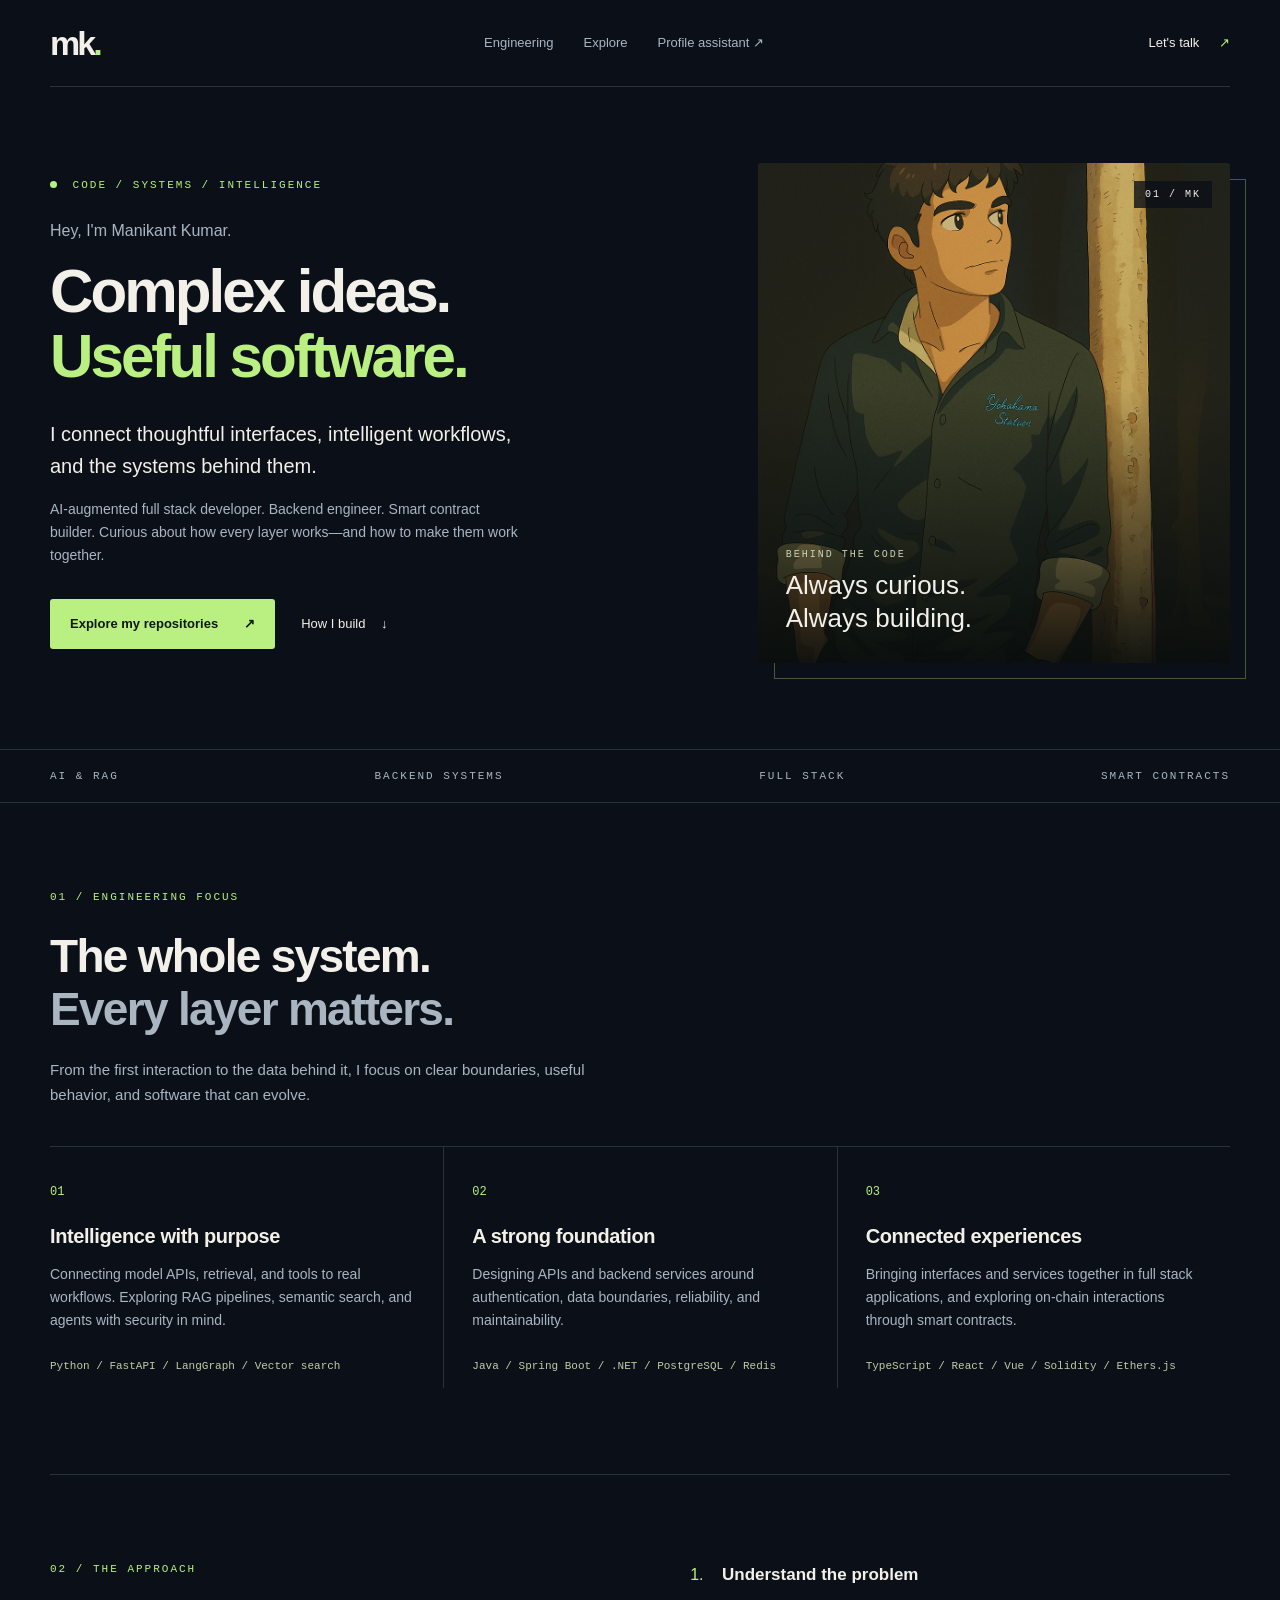
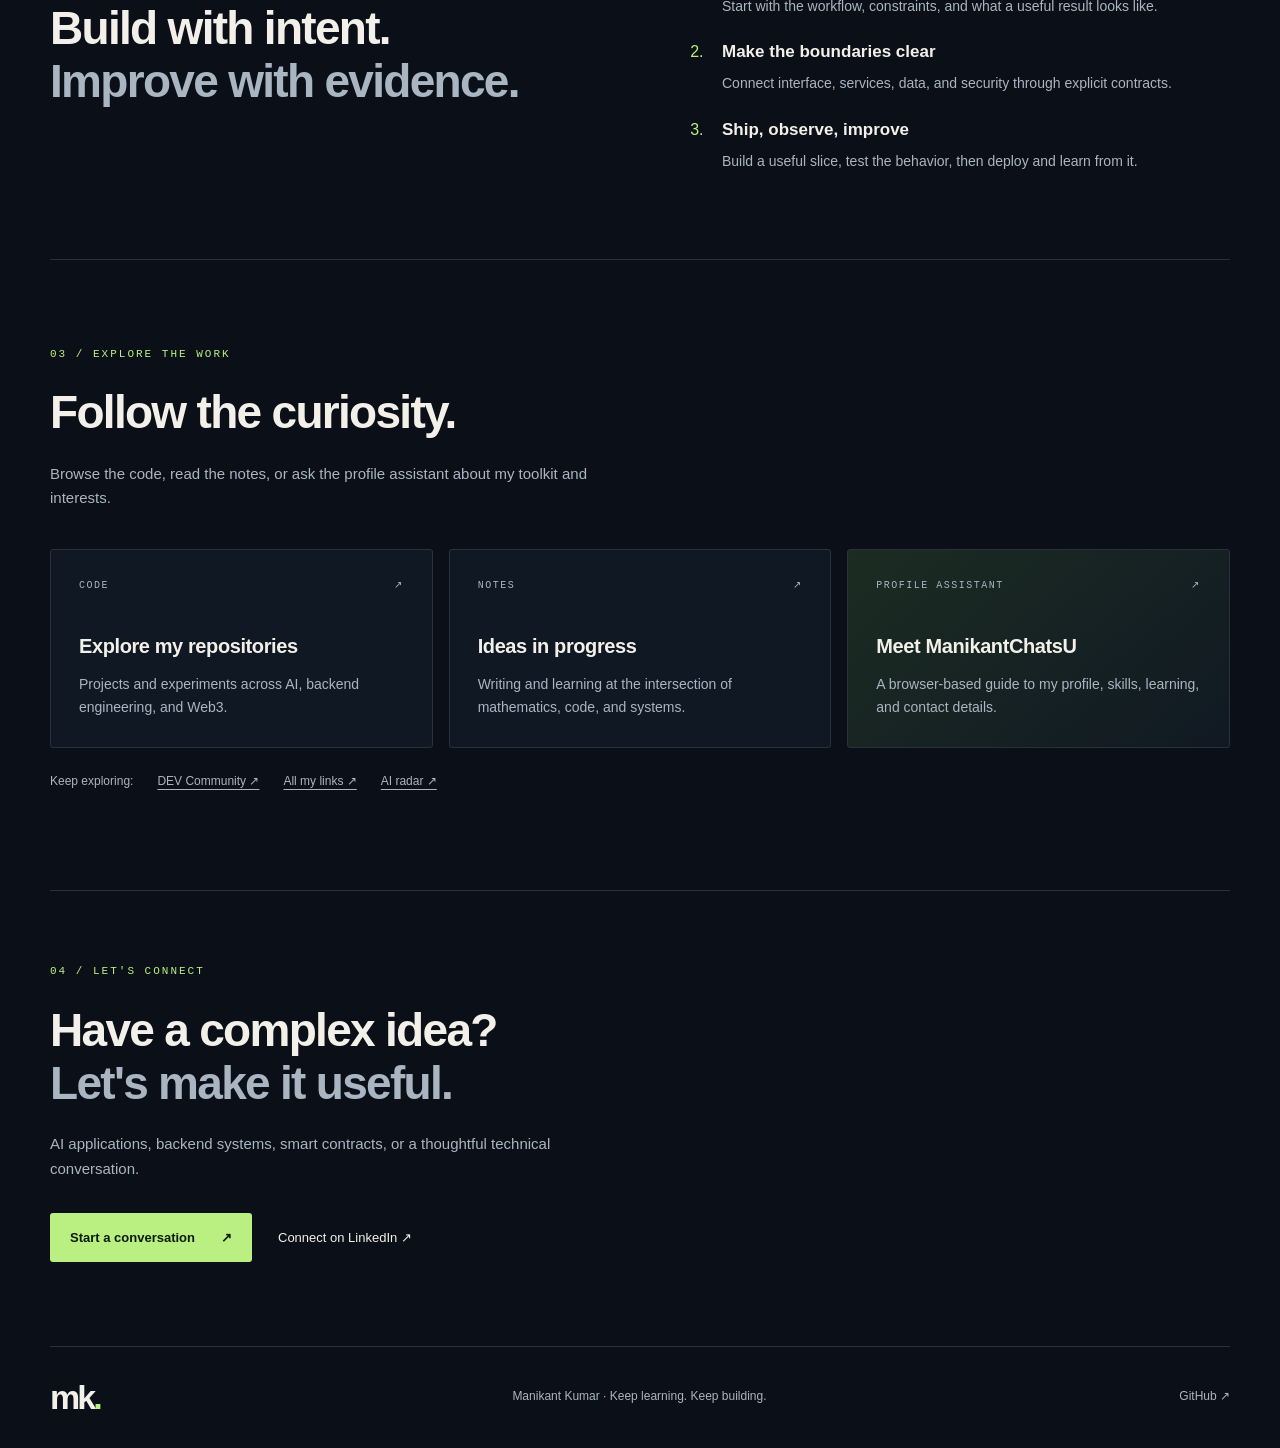
<file: index.html>
<!doctype html>
<html lang="en">
<head>
  <meta charset="utf-8">
  <meta name="viewport" content="width=device-width, initial-scale=1">
  <meta name="description" content="Manikant Kumar — AI-augmented full stack development, backend engineering, and smart contracts. Explore my engineering focus, toolkit, and writing.">
  <meta name="theme-color" content="#0b1018">
  <meta property="og:title" content="Manikant Kumar | Code. Systems. Intelligence.">
  <meta property="og:description" content="Turning complex ideas into useful software. AI applications, backend systems, and Web3.">
  <meta property="og:type" content="website">
  <meta property="og:url" content="https://manikantbindass.github.io/manikantbindass/">
  <meta property="og:image" content="https://manikantbindass.github.io/manikantbindass/ChatGPT%20Image%20Apr%204%2C%202025%2C%2012_27_55%20AM.png">
  <title>Manikant Kumar | Code. Systems. Intelligence.</title>
  <link rel="stylesheet" href="assets/portfolio.css">
</head>
<body>
  <a class="skip" href="#main">Skip to content</a>
  <header class="site-header wrap">
    <a class="wordmark" href="#" aria-label="Manikant Kumar home">mk<span>.</span></a>
    <nav aria-label="Main navigation"><a href="#focus">Engineering</a><a href="#explore">Explore</a><a href="chatbot.html">Profile assistant ↗</a></nav>
    <a class="header-contact" href="mailto:manikantbindas@gmail.com">Let's talk <span>↗</span></a>
  </header>
  <main id="main">
    <section class="hero wrap" aria-labelledby="hero-title">
      <div class="hero-copy">
        <p class="eyebrow"><span class="status-dot"></span> CODE / SYSTEMS / INTELLIGENCE</p>
        <p class="intro-name">Hey, I'm Manikant Kumar.</p>
        <h1 id="hero-title">Complex ideas.<br><em>Useful software.</em></h1>
        <p class="lead">I connect thoughtful interfaces, intelligent workflows, and the systems behind them.</p>
        <p class="hero-detail">AI-augmented full stack developer. Backend engineer. Smart contract builder. Curious about how every layer works—and how to make them work together.</p>
        <div class="actions"><a class="button primary" href="https://github.com/manikantbindass?tab=repositories">Explore my repositories <span>↗</span></a><a class="text-link" href="#focus">How I build <span>↓</span></a></div>
      </div>
      <figure class="portrait">
        <img src="ChatGPT%20Image%20Apr%204%2C%202025%2C%2012_27_55%20AM.png" width="1024" height="1536" alt="Illustrated portrait of Manikant beside a sunlit pillar" fetchpriority="high">
        <figcaption><span>BEHIND THE CODE</span><strong>Always curious.<br>Always building.</strong></figcaption>
        <span class="portrait-index" aria-hidden="true">01 / MK</span>
      </figure>
    </section>
    <div class="disciplines"><div class="wrap"><span>AI &amp; RAG</span><span>BACKEND SYSTEMS</span><span>FULL STACK</span><span>SMART CONTRACTS</span></div></div>
    <section id="focus" class="section wrap" aria-labelledby="focus-title">
      <div class="section-heading"><p class="eyebrow">01 / ENGINEERING FOCUS</p><h2 id="focus-title">The whole system.<br><span>Every layer matters.</span></h2><p>From the first interaction to the data behind it, I focus on clear boundaries, useful behavior, and software that can evolve.</p></div>
      <div class="focus-grid">
        <article><span class="number">01</span><h3>Intelligence with purpose</h3><p>Connecting model APIs, retrieval, and tools to real workflows. Exploring RAG pipelines, semantic search, and agents with security in mind.</p><p class="stack">Python / FastAPI / LangGraph / Vector search</p></article>
        <article><span class="number">02</span><h3>A strong foundation</h3><p>Designing APIs and backend services around authentication, data boundaries, reliability, and maintainability.</p><p class="stack">Java / Spring Boot / .NET / PostgreSQL / Redis</p></article>
        <article><span class="number">03</span><h3>Connected experiences</h3><p>Bringing interfaces and services together in full stack applications, and exploring on-chain interactions through smart contracts.</p><p class="stack">TypeScript / React / Vue / Solidity / Ethers.js</p></article>
      </div>
    </section>
    <section class="approach section wrap" aria-labelledby="approach-title">
      <div><p class="eyebrow">02 / THE APPROACH</p><h2 id="approach-title">Build with intent.<br><span>Improve with evidence.</span></h2></div>
      <ol class="steps"><li><strong>Understand the problem</strong><p>Start with the workflow, constraints, and what a useful result looks like.</p></li><li><strong>Make the boundaries clear</strong><p>Connect interface, services, data, and security through explicit contracts.</p></li><li><strong>Ship, observe, improve</strong><p>Build a useful slice, test the behavior, then deploy and learn from it.</p></li></ol>
    </section>
    <section id="explore" class="section wrap" aria-labelledby="explore-title">
      <div class="section-heading"><p class="eyebrow">03 / EXPLORE THE WORK</p><h2 id="explore-title">Follow the curiosity.</h2><p>Browse the code, read the notes, or ask the profile assistant about my toolkit and interests.</p></div>
      <div class="explore-grid">
        <a class="explore-card" href="https://github.com/manikantbindass?tab=repositories"><span class="eyebrow">CODE <span>↗</span></span><h3>Explore my repositories</h3><p>Projects and experiments across AI, backend engineering, and Web3.</p></a>
        <a class="explore-card" href="https://medium.com/@manikantbindass"><span class="eyebrow">NOTES <span>↗</span></span><h3>Ideas in progress</h3><p>Writing and learning at the intersection of mathematics, code, and systems.</p></a>
        <a class="explore-card assistant" href="chatbot.html"><span class="eyebrow">PROFILE ASSISTANT <span>↗</span></span><h3>Meet ManikantChatsU</h3><p>A browser-based guide to my profile, skills, learning, and contact details.</p></a>
      </div>
      <p class="more-links">Keep exploring: <a href="https://dev.to/manikantbindass">DEV Community ↗</a><a href="https://linktr.ee/manikantbindass">All my links ↗</a><a href="https://github.com/manikantbindass/manikantbindass#ai-radar">AI radar ↗</a></p>
    </section>
    <section class="contact section wrap" aria-labelledby="contact-title"><p class="eyebrow">04 / LET'S CONNECT</p><h2 id="contact-title">Have a complex idea?<br><span>Let's make it useful.</span></h2><p>AI applications, backend systems, smart contracts, or a thoughtful technical conversation.</p><a class="button primary" href="mailto:manikantbindas@gmail.com">Start a conversation <span>↗</span></a><a class="text-link" href="https://www.linkedin.com/in/manikantbindass">Connect on LinkedIn ↗</a></section>
  </main>
  <footer class="wrap"><a class="wordmark" href="#">mk<span>.</span></a><p>Manikant Kumar · Keep learning. Keep building.</p><a href="https://github.com/manikantbindass">GitHub ↗</a></footer>
</body>
</html>
</file>
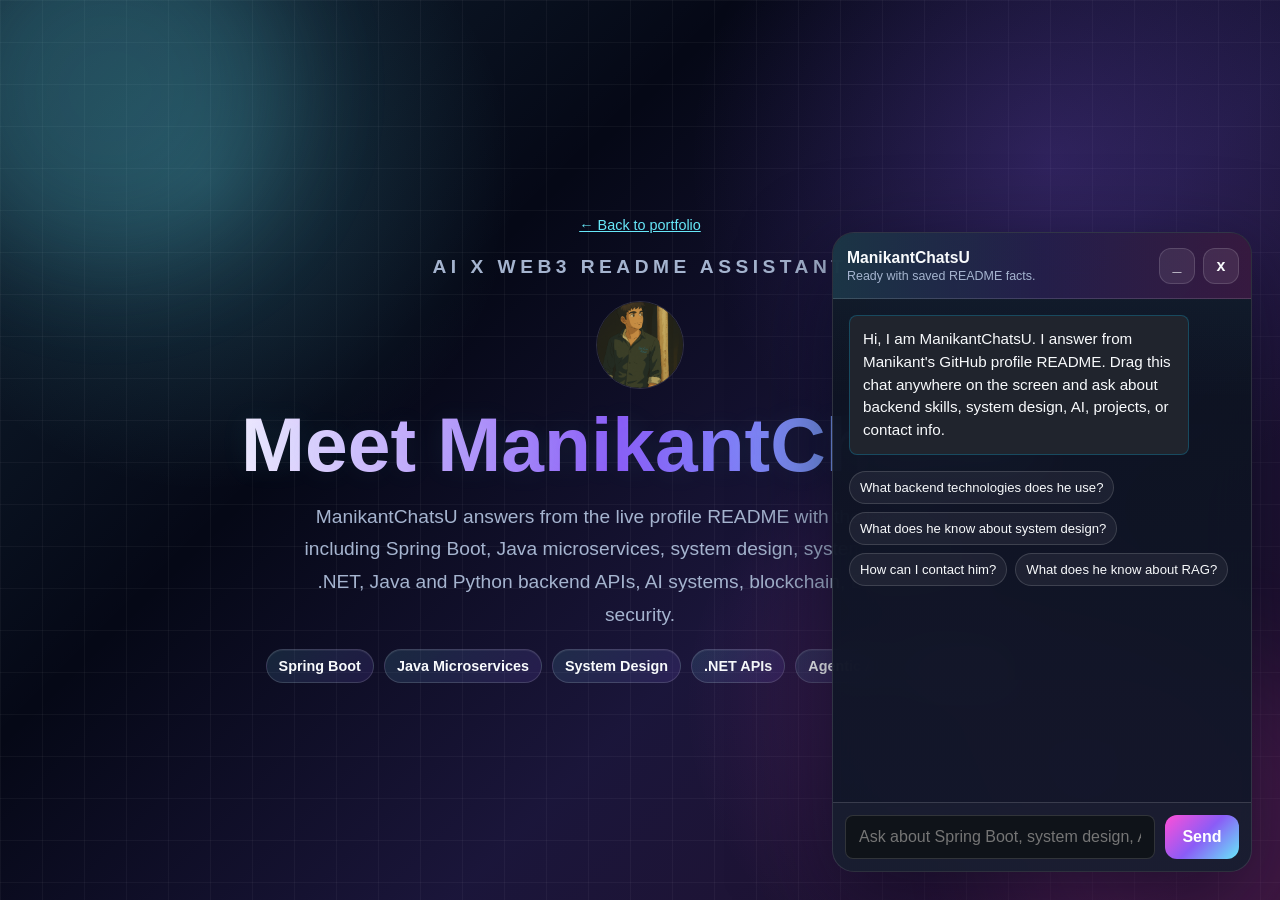
<file: chatbot.html>
<!doctype html>
<html lang="en">
<head>
  <meta charset="utf-8">
  <meta name="viewport" content="width=device-width, initial-scale=1">
  <title>ManikantChatsU | AI x Web3 README Assistant</title>
  <style>
    :root {
      color-scheme: dark;
      --bg: #050816;
      --panel: rgba(11, 16, 32, 0.88);
      --panel-strong: rgba(18, 27, 47, 0.94);
      --text: #f8fafc;
      --muted: #a5b4cf;
      --cyan: #67e8f9;
      --magenta: #ff4fd8;
      --violet: #8b5cf6;
      --green: #2dd4bf;
      --amber: #f59e0b;
      --border: rgba(255, 255, 255, 0.14);
      --shadow: 0 30px 90px rgba(1, 6, 20, 0.58);
    }

    * {
      box-sizing: border-box;
    }

    body {
      position: relative;
      min-height: 100vh;
      margin: 0;
      overflow: hidden;
      font-family: "Segoe UI Variable", "Trebuchet MS", "Segoe UI", sans-serif;
      background:
        radial-gradient(circle at 16% 20%, rgba(103, 232, 249, 0.18), transparent 24%),
        radial-gradient(circle at 82% 18%, rgba(139, 92, 246, 0.22), transparent 28%),
        radial-gradient(circle at 76% 78%, rgba(255, 79, 216, 0.18), transparent 24%),
        linear-gradient(rgba(255, 255, 255, 0.04) 1px, transparent 1px),
        linear-gradient(90deg, rgba(255, 255, 255, 0.04) 1px, transparent 1px),
        linear-gradient(135deg, rgba(103, 232, 249, 0.12), transparent 34%, rgba(139, 92, 246, 0.16) 62%, rgba(255, 79, 216, 0.12)),
        var(--bg);
      background-size: auto, auto, auto, 42px 42px, 42px 42px, auto, auto;
      color: var(--text);
    }

    body::before,
    body::after {
      content: "";
      position: fixed;
      inset: auto;
      width: 360px;
      height: 360px;
      border-radius: 50%;
      filter: blur(54px);
      opacity: 0.22;
      pointer-events: none;
      animation: floatGlow 12s ease-in-out infinite;
    }

    body::before {
      top: -90px;
      left: -70px;
      background: rgba(103, 232, 249, 0.8);
    }

    body::after {
      right: -80px;
      bottom: -110px;
      background: rgba(255, 79, 216, 0.72);
      animation-delay: -6s;
    }

    .stage {
      position: relative;
      z-index: 1;
      min-height: 100vh;
      display: grid;
      place-items: center;
      padding: 28px;
    }

    .intro {
      width: min(920px, 100%);
      display: grid;
      gap: 18px;
      text-align: center;
    }

    .eyebrow {
      margin: 0;
      color: var(--cyan);
      font-size: 0.86rem;
      font-weight: 900;
      letter-spacing: 0.28rem;
      text-transform: uppercase;
    }

    h1 {
      margin: 0;
      font-size: clamp(2.2rem, 6vw, 5rem);
      line-height: 0.98;
      letter-spacing: 0;
      background: linear-gradient(90deg, #ffffff 0%, #8b5cf6 48%, #67e8f9 100%);
      -webkit-background-clip: text;
      background-clip: text;
      color: transparent;
      text-shadow: 0 0 28px rgba(103, 232, 249, 0.08);
    }

    .intro p {
      max-width: 720px;
      margin: 0 auto;
      color: var(--muted);
      font-size: clamp(1rem, 2vw, 1.2rem);
      line-height: 1.7;
    }

    .pills {
      display: flex;
      flex-wrap: wrap;
      justify-content: center;
      gap: 10px;
    }

    .pill {
      border: 1px solid var(--border);
      border-radius: 999px;
      padding: 8px 12px;
      color: var(--text);
      background: linear-gradient(135deg, rgba(103, 232, 249, 0.12), rgba(139, 92, 246, 0.14));
      font-size: 0.9rem;
      font-weight: 700;
      box-shadow: inset 0 1px 0 rgba(255, 255, 255, 0.06);
    }

    .chatbot {
      position: fixed;
      right: 28px;
      bottom: 28px;
      width: min(420px, calc(100vw - 32px));
      height: min(640px, calc(100vh - 32px));
      display: grid;
      grid-template-rows: auto 1fr auto;
      border: 1px solid var(--border);
      border-radius: 22px;
      background: linear-gradient(180deg, rgba(9, 14, 28, 0.96), rgba(14, 20, 38, 0.94));
      box-shadow: var(--shadow);
      backdrop-filter: blur(22px);
      overflow: hidden;
      touch-action: none;
      z-index: 10;
    }

    .chatbot.is-minimized {
      height: 66px;
      width: min(340px, calc(100vw - 32px));
      grid-template-rows: auto;
    }

    .chatbot.is-minimized .messages,
    .chatbot.is-minimized .composer {
      display: none;
    }

    .chatbar {
      display: grid;
      grid-template-columns: 1fr auto auto;
      align-items: center;
      gap: 8px;
      min-height: 66px;
      padding: 10px 12px 10px 14px;
      background: linear-gradient(90deg, rgba(103, 232, 249, 0.18), rgba(139, 92, 246, 0.2), rgba(255, 79, 216, 0.18));
      border-bottom: 1px solid var(--border);
      cursor: grab;
      user-select: none;
    }

    .chatbar:active {
      cursor: grabbing;
    }

    .identity {
      display: grid;
      gap: 2px;
      min-width: 0;
    }

    .identity strong {
      white-space: nowrap;
      overflow: hidden;
      text-overflow: ellipsis;
      font-size: 0.98rem;
    }

    .identity span {
      color: var(--muted);
      font-size: 0.78rem;
      white-space: nowrap;
      overflow: hidden;
      text-overflow: ellipsis;
    }

    .icon-button {
      width: 36px;
      height: 36px;
      display: inline-grid;
      place-items: center;
      border: 1px solid var(--border);
      border-radius: 12px;
      background: rgba(255, 255, 255, 0.08);
      color: var(--text);
      font-size: 1rem;
      font-weight: 900;
      cursor: pointer;
    }

    .icon-button:hover {
      border-color: rgba(0, 198, 255, 0.6);
      background: rgba(0, 198, 255, 0.15);
    }

    .messages {
      min-height: 0;
      overflow-y: auto;
      padding: 16px;
      display: grid;
      align-content: start;
      gap: 12px;
      background:
        linear-gradient(180deg, rgba(103, 232, 249, 0.04), transparent 20%),
        rgba(255, 255, 255, 0.01);
    }

    .message {
      max-width: 88%;
      border-radius: 8px;
      padding: 12px 13px;
      line-height: 1.5;
      font-size: 0.95rem;
      white-space: pre-line;
    }

    .message.bot {
      justify-self: start;
      color: var(--text);
      background: #20242d;
      border: 1px solid rgba(0, 198, 255, 0.24);
    }

    .message.user {
      justify-self: end;
      color: #081018;
      background: linear-gradient(135deg, var(--cyan), var(--green));
      font-weight: 700;
    }

    .quick-prompts {
      display: flex;
      flex-wrap: wrap;
      gap: 8px;
      margin-top: 4px;
    }

    .quick-prompts button {
      border: 1px solid var(--border);
      border-radius: 999px;
      padding: 8px 10px;
      background: rgba(255, 255, 255, 0.06);
      color: var(--text);
      font: inherit;
      font-size: 0.82rem;
      cursor: pointer;
    }

    .quick-prompts button:hover {
      border-color: rgba(255, 0, 204, 0.65);
      background: rgba(255, 0, 204, 0.12);
    }

    .composer {
      display: grid;
      grid-template-columns: 1fr auto;
      gap: 10px;
      padding: 12px;
      border-top: 1px solid var(--border);
      background: rgba(255, 255, 255, 0.04);
    }

    .composer input {
      width: 100%;
      min-width: 0;
      border: 1px solid var(--border);
      border-radius: 8px;
      padding: 12px 13px;
      background: #0f1319;
      color: var(--text);
      font: inherit;
      outline: none;
    }

    .composer input:focus {
      border-color: var(--cyan);
      box-shadow: 0 0 0 3px rgba(0, 198, 255, 0.16);
    }

    .send {
      border: 0;
      border-radius: 12px;
      padding: 0 16px;
      background: linear-gradient(135deg, var(--magenta), var(--violet), var(--cyan));
      color: #ffffff;
      font: inherit;
      font-weight: 900;
      cursor: pointer;
      min-width: 74px;
    }

    .send:hover {
      filter: brightness(1.08);
    }

    @keyframes floatGlow {
      0%, 100% {
        transform: translate3d(0, 0, 0) scale(1);
      }
      50% {
        transform: translate3d(10px, -18px, 0) scale(1.08);
      }
    }

    @media (max-width: 640px) {
      body {
        overflow: auto;
      }

      .stage {
        min-height: 52vh;
        align-items: start;
        padding: 26px 16px 18px;
      }

      .chatbot,
      .chatbot.is-minimized {
        left: 12px;
        right: auto;
        bottom: 12px;
        width: calc(100vw - 24px);
      }

      .chatbot {
        height: min(560px, calc(100vh - 24px));
      }
    }
  </style>
</head>
<body>
  <main class="stage">
    <section class="intro" aria-label="ManikantChatsU landing">
      <a href="index.html" style="color:var(--cyan);font-size:.9rem">← Back to portfolio</a>
      <p class="eyebrow">AI x Web3 README assistant</p>
      <img src="ChatGPT%20Image%20Apr%204%2C%202025%2C%2012_27_55%20AM.png" alt="Illustrated portrait of Manikant" width="88" height="88" style="border-radius:50%;object-fit:cover;object-position:center 20%;margin:0 auto;border:1px solid var(--border)">
      <h1>Meet ManikantChatsU</h1>
      <p>ManikantChatsU answers from the live profile README with the latest skills, including Spring Boot, Java microservices, system design, system architecture, .NET, Java and Python backend APIs, AI systems, blockchain, DevOps, and security.</p>
      <div class="pills" aria-label="Knowledge areas">
        <span class="pill">Spring Boot</span>
        <span class="pill">Java Microservices</span>
        <span class="pill">System Design</span>
        <span class="pill">.NET APIs</span>
        <span class="pill">Agentic AI</span>
        <span class="pill">Web3 + RAG</span>
      </div>
    </section>
  </main>

  <section class="chatbot" id="chatbot" aria-label="Draggable ManikantChatsU assistant">
    <header class="chatbar" id="dragHandle">
      <div class="identity">
        <strong>ManikantChatsU</strong>
        <span id="status">Syncing live README knowledge...</span>
      </div>
      <button class="icon-button" type="button" id="minimize" title="Minimize" aria-label="Minimize">_</button>
      <button class="icon-button" type="button" id="reset" title="Reset chat" aria-label="Reset chat">x</button>
    </header>

    <div class="messages" id="messages" aria-live="polite"></div>

    <form class="composer" id="composer">
      <input id="question" type="text" autocomplete="off" placeholder="Ask about Spring Boot, system design, AI, blockchain, contact..." aria-label="Question">
      <button class="send" type="submit">Send</button>
    </form>
  </section>

  <script>
    const README_URL = "https://raw.githubusercontent.com/manikantbindass/manikantbindass/main/README.md";

    const curatedFacts = [
      {
        title: "identity",
        text: "Manikant Kumar works across AI-augmented full stack development, backend engineering, system design, and blockchain smart contracts. He turns complex ideas into useful software."
      },
      {
        title: "focus",
        text: "He explores AI, Blockchain, Deep Learning, Neural Networks, LLMs, RAG systems, and Agentic AI, combining mathematics, coding discipline, and system design thinking to build scalable production-ready systems."
      },
      {
        title: "current work",
        text: "He is currently working on AI-Augmented Full Stack Development, backend systems, smart contracts, Agentic AI, RAG systems, system design, and scalable architecture thinking."
      },
      {
        title: "currently learning",
        text: "He is currently learning Deep Learning, Reinforcement Learning, Neural Networks, ML model training, AI agents, AutoGen, automation, and decision systems."
      },
      {
        title: "current emphasis",
        text: "His current emphasis includes vector databases such as FAISS and Pinecone, embeddings, semantic search, multimodal AI, vision models, speech models, image plus text integration, and MLflow workflows."
      },
      {
        title: "languages",
        text: "Core languages listed in the README are Java, C/C++, Solidity, Python, JavaScript, and TypeScript."
      },
      {
        title: "ai tools",
        text: "AI tools and libraries listed include Python, PyTorch, pylab, TensorFlow, scikit-learn, Hugging Face, OpenAI API, and Anthropic Claude API."
      },
      {
        title: "rag",
        text: "For RAG and retrieval systems, the README lists LangChain, LlamaIndex, and vector databases including Pinecone, FAISS, and Weaviate."
      },
      {
        title: "agents",
        text: "AI agent tools listed include LangGraph, AutoGen, CrewAI, and n8n for Agentic AI."
      },
      {
        title: "devops cloud",
        text: "Deployment, cloud, and DevOps tools include Docker, Kubernetes, FastAPI, MLflow, AWS, Azure, GCP learning, GitHub Actions, Terraform, Linux, Bash, and Nginx."
      },
      {
        title: "backend architecture",
        text: "Backend, architecture, and platform skills highlighted in the README include Spring Boot, Java Microservices, System Design, System Architecture, .NET, Java for API and Backend, Python for API and Backend, plus frontend development with HTML, CSS, and JavaScript."
      },
      {
        title: "full stack databases",
        text: "Full stack and database areas include MERN Stack, HTML, CSS, JavaScript, JavaScript frameworks, Vue.js, Three.js, SQL, PostgreSQL, MongoDB, Redis, Node.js, Express, and React."
      },
      {
        title: "security",
        text: "Security focus areas include API security, authentication systems, vulnerability thinking, prompt injection defense, data leakage prevention, model attack awareness, DevSecOps, and AI security."
      },
      {
        title: "projects articles",
        text: "All projects are available at linktr.ee/manikantbindass, and articles are published at medium.com/@manikantbindass."
      },
      {
        title: "contact",
        text: "The README says Manikant can be reached at manikantbindas@gmail.com."
      },
      {
        title: "fun fact",
        text: "Fun fact from the README: he reads lots of novels."
      }
    ];

    const intentAnswers = [
      {
        keys: ["who", "name", "about", "from", "role", "developer"],
        answer: curatedFacts[0].text + "\n\n" + curatedFacts[1].text
      },
      {
        keys: ["working", "current", "focus", "doing"],
        answer: curatedFacts[2].text + "\n\n" + curatedFacts[4].text
      },
      {
        keys: ["learning", "study", "studying"],
        answer: curatedFacts[3].text
      },
      {
        keys: ["language", "languages", "java", "python", "javascript", "typescript", "solidity"],
        answer: curatedFacts[5].text
      },
      {
        keys: ["ai", "tool", "tools", "pytorch", "tensorflow", "openai", "claude", "hugging"],
        answer: curatedFacts[6].text
      },
      {
        keys: ["rag", "retrieval", "vector", "pinecone", "faiss", "weaviate", "embedding", "semantic"],
        answer: curatedFacts[7].text + "\n\n" + curatedFacts[4].text
      },
      {
        keys: ["agent", "agentic", "langgraph", "autogen", "crewai", "n8n"],
        answer: curatedFacts[8].text
      },
      {
        keys: ["cloud", "devops", "deploy", "docker", "kubernetes", "aws", "azure", "gcp"],
        answer: curatedFacts[9].text
      },
      {
        keys: ["backend", "api", "spring", "springboot", "microservice", "microservices", "system", "architecture", "design", "dotnet", ".net"],
        answer: curatedFacts[10].text
      },
      {
        keys: ["full", "stack", "frontend", "database", "mern", "react", "vue", "three", "html", "css", "sql", "mongo"],
        answer: curatedFacts[11].text
      },
      {
        keys: ["security", "auth", "authentication", "prompt", "injection", "attack", "leak"],
        answer: curatedFacts[12].text
      },
      {
        keys: ["project", "projects", "portfolio", "linktree", "article", "blog", "medium"],
        answer: curatedFacts[13].text
      },
      {
        keys: ["contact", "email", "reach", "mail"],
        answer: curatedFacts[14].text
      },
      {
        keys: ["fun", "fact", "novel", "novels"],
        answer: curatedFacts[15].text
      }
    ];

    const stopWords = new Set([
      "a", "an", "and", "are", "as", "ask", "at", "be", "by", "can", "do", "does", "for", "from", "has", "have",
      "he", "her", "him", "his", "how", "i", "in", "is", "it", "me", "my", "of", "on", "or", "that", "the",
      "their", "this", "to", "what", "when", "where", "which", "who", "why", "with", "you", "your"
    ]);

    const chatbot = document.querySelector("#chatbot");
    const dragHandle = document.querySelector("#dragHandle");
    const messages = document.querySelector("#messages");
    const status = document.querySelector("#status");
    const composer = document.querySelector("#composer");
    const questionInput = document.querySelector("#question");
    const minimizeButton = document.querySelector("#minimize");
    const resetButton = document.querySelector("#reset");

    let knowledge = [...curatedFacts];

    function cleanMarkdown(markdown) {
      return markdown
        .replace(/<!--[\s\S]*?-->/g, " ")
        .replace(/<[^>]*>/g, " ")
        .replace(/!\[[^\]]*\]\([^)]*\)/g, " ")
        .replace(/\[([^\]]+)\]\(([^)]+)\)/g, "$1 $2")
        .replace(/[*_`>#|]/g, " ")
        .replace(/&nbsp;/g, " ")
        .replace(/\s+/g, " ")
        .trim();
    }

    function tokenize(text) {
      return text
        .toLowerCase()
        .replace(/[^a-z0-9+#.]+/g, " ")
        .split(/\s+/)
        .filter((token) => token.length > 1 && !stopWords.has(token));
    }

    function buildKnowledge(markdown) {
      const lines = markdown
        .split(/\r?\n/)
        .map((line) => cleanMarkdown(line))
        .filter((line) => line.length > 32);

      const chunks = [];
      for (let index = 0; index < lines.length; index += 1) {
        const text = [lines[index], lines[index + 1], lines[index + 2]]
          .filter(Boolean)
          .join(" ");
        if (text.length > 48) {
          chunks.push({ title: "README", text });
        }
      }

      knowledge = [...curatedFacts, ...chunks];
      status.textContent = "Ready. Drag me anywhere.";
    }

    async function loadReadme() {
      try {
        const response = await fetch(README_URL, { cache: "no-store" });
        if (!response.ok) {
          throw new Error("README fetch failed");
        }
        buildKnowledge(await response.text());
      } catch (error) {
        status.textContent = "Ready with saved README facts.";
      }
    }

    function addMessage(text, sender = "bot") {
      const message = document.createElement("div");
      message.className = `message ${sender}`;
      message.textContent = text;
      messages.appendChild(message);
      messages.scrollTop = messages.scrollHeight;
    }

    function addQuickPrompts() {
      const wrapper = document.createElement("div");
      wrapper.className = "quick-prompts";
      [
        "What backend technologies does he use?",
        "What does he know about system design?",
        "How can I contact him?",
        "What does he know about RAG?"
      ].forEach((prompt) => {
        const button = document.createElement("button");
        button.type = "button";
        button.textContent = prompt;
        button.addEventListener("click", () => ask(prompt));
        wrapper.appendChild(button);
      });
      messages.appendChild(wrapper);
    }

    function intentAnswer(question) {
      const questionTokens = tokenize(question);
      let best = null;
      for (const intent of intentAnswers) {
        const hits = intent.keys.filter((key) => questionTokens.includes(key)).length;
        if (!best || hits > best.hits) {
          best = { hits, answer: intent.answer };
        }
      }
      return best && best.hits > 0 ? best.answer : "";
    }

    function retrieveAnswer(question) {
      const questionTokens = tokenize(question);
      if (questionTokens.length === 0) {
        return "Ask ManikantChatsU about Spring Boot, microservices, system design, backend APIs, AI/RAG work, blockchain, projects, or contact info.";
      }

      const scored = knowledge
        .map((item) => {
          const itemTokens = tokenize(`${item.title} ${item.text}`);
          const itemSet = new Set(itemTokens);
          const score = questionTokens.reduce((sum, token) => sum + (itemSet.has(token) ? 1 : 0), 0);
          return { ...item, score };
        })
        .filter((item) => item.score > 0)
        .sort((a, b) => b.score - a.score)
        .slice(0, 2);

      if (scored.length === 0) {
        return "I only answer from Manikant's profile README. Try asking about backend architecture, Spring Boot, system design, AI/RAG, cloud, blockchain, projects, or contact.";
      }

      return scored.map((item) => item.text).join("\n\n");
    }

    function answer(question) {
      return intentAnswer(question) || retrieveAnswer(question);
    }

    function ask(text) {
      const question = text.trim();
      if (!question) {
        return;
      }
      chatbot.classList.remove("is-minimized");
      addMessage(question, "user");
      window.setTimeout(() => addMessage(answer(question)), 180);
    }

    function resetChat() {
      messages.innerHTML = "";
      addMessage("Hi, I am ManikantChatsU. I answer from Manikant's GitHub profile README. Drag this chat anywhere on the screen and ask about backend skills, system design, AI, projects, or contact info.");
      addQuickPrompts();
    }

    composer.addEventListener("submit", (event) => {
      event.preventDefault();
      ask(questionInput.value);
      questionInput.value = "";
      questionInput.focus();
    });

    minimizeButton.addEventListener("click", () => {
      chatbot.classList.toggle("is-minimized");
      minimizeButton.textContent = chatbot.classList.contains("is-minimized") ? "+" : "_";
      minimizeButton.setAttribute("aria-label", chatbot.classList.contains("is-minimized") ? "Expand" : "Minimize");
      minimizeButton.setAttribute("title", chatbot.classList.contains("is-minimized") ? "Expand" : "Minimize");
    });

    resetButton.addEventListener("click", resetChat);

    let dragState = null;

    function clamp(value, min, max) {
      return Math.min(Math.max(value, min), max);
    }

    dragHandle.addEventListener("pointerdown", (event) => {
      if (event.target.closest("button")) {
        return;
      }

      const rect = chatbot.getBoundingClientRect();
      dragState = {
        pointerId: event.pointerId,
        offsetX: event.clientX - rect.left,
        offsetY: event.clientY - rect.top
      };

      chatbot.style.left = `${rect.left}px`;
      chatbot.style.top = `${rect.top}px`;
      chatbot.style.right = "auto";
      chatbot.style.bottom = "auto";
      dragHandle.setPointerCapture(event.pointerId);
    });

    dragHandle.addEventListener("pointermove", (event) => {
      if (!dragState || dragState.pointerId !== event.pointerId) {
        return;
      }

      const rect = chatbot.getBoundingClientRect();
      const nextLeft = clamp(event.clientX - dragState.offsetX, 8, window.innerWidth - rect.width - 8);
      const nextTop = clamp(event.clientY - dragState.offsetY, 8, window.innerHeight - rect.height - 8);
      chatbot.style.left = `${nextLeft}px`;
      chatbot.style.top = `${nextTop}px`;
    });

    dragHandle.addEventListener("pointerup", (event) => {
      if (dragState && dragState.pointerId === event.pointerId) {
        dragState = null;
      }
    });

    window.addEventListener("resize", () => {
      const rect = chatbot.getBoundingClientRect();
      chatbot.style.left = `${clamp(rect.left, 8, window.innerWidth - rect.width - 8)}px`;
      chatbot.style.top = `${clamp(rect.top, 8, window.innerHeight - rect.height - 8)}px`;
    });

    resetChat();
    loadReadme();
  </script>
</body>
</html>
</file>
<file: assets/portfolio.css>
@charset "UTF-8";
:root{color-scheme:dark;--bg:#0b1018;--panel:#101923;--text:#f2f0e9;--muted:#aab5c2;--accent:#b9f081;--line:#28323d}
*{box-sizing:border-box}html{scroll-behavior:smooth;scroll-padding-top:30px}body{margin:0;background:var(--bg);color:var(--text);font-family:"Segoe UI",Arial,sans-serif;line-height:1.65}a{color:inherit;text-decoration:none}a:focus-visible{outline:2px solid var(--accent);outline-offset:6px}a:hover{color:var(--accent)}.wrap{width:min(1180px,calc(100% - 88px));margin-inline:auto}.site-header{display:flex;align-items:center;justify-content:space-between;padding-block:26px;border-bottom:1px solid var(--line);gap:24px}.wordmark{font-size:34px;font-weight:800;letter-spacing:-3px;line-height:1}.wordmark span{color:var(--accent)}nav{display:flex;gap:30px;font-size:13px;color:var(--muted)}.header-contact{font-size:13px}.header-contact span{color:var(--accent);margin-left:16px}.hero{display:grid;grid-template-columns:1.35fr 1fr;gap:70px;align-items:center;padding-block:76px 86px}.eyebrow{font:11px/1.5 Consolas,monospace;letter-spacing:2px;color:var(--accent);margin:0 0 24px}.status-dot{display:inline-block;width:7px;height:7px;background:var(--accent);border-radius:50%;margin-right:7px}.intro-name{font-size:16px;color:var(--muted);margin:0 0 16px}h1{font-size:clamp(42px,4.7vw,66px);font-weight:600;line-height:1.08;letter-spacing:-3px;margin:0 0 28px}h1 em{font-style:normal;color:var(--accent)}.lead{font-size:20px;line-height:1.6;max-width:480px;margin-bottom:16px}.hero-detail{color:var(--muted);font-size:14px;max-width:470px}.actions{display:flex;align-items:center;gap:26px;margin-top:32px;flex-wrap:wrap}.button{display:inline-flex;align-items:center;justify-content:center;gap:26px;padding:14px 20px;font-size:13px;font-weight:650;border-radius:3px}.primary{background:var(--accent);color:#101a0b}.primary:hover{color:#101a0b;background:#d1ffa4}.text-link{font-size:13px}.text-link span{margin-left:12px}.portrait{position:relative;margin:0;isolation:isolate}.portrait img{display:block;width:100%;height:500px;object-fit:cover;object-position:center 28%;border-radius:3px}.portrait::after{content:"";position:absolute;inset:45% 0 0;background:linear-gradient(transparent,rgba(7,12,12,.92));z-index:0}.portrait::before{content:"";position:absolute;inset:16px -16px -16px 16px;border:1px solid #465b3e;z-index:-1}.portrait figcaption{position:absolute;left:28px;bottom:28px;z-index:1}.portrait figcaption span{display:block;font:10px Consolas,monospace;letter-spacing:2px;color:#c8d4b5;margin-bottom:10px}.portrait figcaption strong{font-size:26px;font-weight:500;line-height:1.2}.portrait-index{position:absolute;top:18px;right:18px;font:10px Consolas,monospace;letter-spacing:2px;background:#0b1018c9;padding:8px 11px}.disciplines{border-block:1px solid var(--line);padding-block:20px}.disciplines .wrap{display:flex;justify-content:space-between;gap:20px;font:11px Consolas,monospace;letter-spacing:2px;color:var(--muted)}.section{padding-block:86px}.section-heading{max-width:660px;margin-bottom:38px}h2{font-size:clamp(32px,3.7vw,46px);line-height:1.16;letter-spacing:-1.7px;font-weight:550;margin:0 0 22px}h2 span{color:var(--muted)}.section-heading>p:last-child,.contact>p:not(.eyebrow){color:var(--muted);font-size:15px;max-width:570px}.focus-grid{display:grid;grid-template-columns:repeat(3,1fr);border-top:1px solid var(--line)}.focus-grid article{padding:30px 28px 0 0}.focus-grid article+article{border-left:1px solid var(--line);padding-left:28px}.number{font:12px Consolas,monospace;color:var(--accent)}h3{font-size:20px;line-height:1.3;letter-spacing:-.4px;font-weight:550;margin:20px 0 14px}.focus-grid p,.explore-card p{font-size:14px;color:var(--muted)}.focus-grid .stack{font:11px/1.9 Consolas,monospace;color:#bfcca9;margin-top:24px}.approach{border-block:1px solid var(--line);display:grid;grid-template-columns:1fr 1fr;gap:80px}.steps{margin:0;padding-left:28px;counter-reset:step}.steps li{padding:0 0 20px 14px;color:var(--accent)}.steps li:last-child{padding-bottom:0}.steps strong{color:var(--text);font-weight:550;font-size:17px}.steps p{color:var(--muted);font-size:14px;margin:6px 0 0}.explore-grid{display:grid;grid-template-columns:repeat(3,1fr);gap:16px}.explore-card{padding:28px;background:var(--panel);border:1px solid var(--line);border-radius:3px;transition:border-color .2s,transform .2s}.explore-card:hover{border-color:var(--accent);transform:translateY(-3px)}.explore-card .eyebrow{display:flex;justify-content:space-between;font-size:10px;letter-spacing:1.5px;color:var(--muted)}.explore-card h3{margin-top:40px;color:var(--text)}.explore-card p{margin-bottom:0}.assistant{background:linear-gradient(140deg,#1c2c22,#101923)}.more-links{font-size:12px;color:var(--muted);display:flex;gap:24px;flex-wrap:wrap;margin-top:24px}.more-links a{text-decoration:underline;text-underline-offset:4px}.contact{border-top:1px solid var(--line);padding-block:72px 84px}.contact .button{margin-top:16px;margin-right:26px}footer{display:flex;align-items:center;gap:24px;justify-content:space-between;border-top:1px solid var(--line);padding-block:28px}footer p,footer>a:last-child{font-size:12px;color:var(--muted)}.skip{position:absolute;top:-100px;left:16px;padding:10px 18px;background:var(--accent);color:var(--bg);z-index:10}.skip:focus{top:10px}
@media(min-width:1500px){.hero{padding-block:90px 100px}.portrait img{height:540px}}
@media(max-width:900px){.wrap{width:calc(100% - 48px)}.hero{gap:34px;padding-block:54px 64px}h1{font-size:45px;letter-spacing:-2px}.portrait img{height:450px}.lead{font-size:18px}.focus-grid article{padding-right:18px}.focus-grid article+article{padding-left:18px}.explore-card{padding:22px}.approach{gap:36px}nav{gap:18px}}
@media(max-width:640px){.wrap{width:calc(100% - 36px)}.site-header{padding-block:22px;gap:12px}nav{gap:14px;font-size:11px}.header-contact{display:none}.hero{grid-template-columns:1fr;gap:40px;padding-block:44px 58px}h1{font-size:clamp(38px,10.6vw,60px)}.eyebrow{font-size:10px;letter-spacing:1.5px}.lead{font-size:19px}.hero-detail{font-size:14px}.portrait{margin-right:12px}.portrait img{height:430px;object-position:center 25%}.disciplines .wrap{display:grid;grid-template-columns:1fr 1fr;font-size:9px;gap:18px}.section{padding-block:54px}h2{font-size:34px}.focus-grid,.explore-grid,.approach{grid-template-columns:1fr}.focus-grid article,.focus-grid article+article{padding:25px 0;border-left:0;border-bottom:1px solid var(--line)}.focus-grid article:last-child{padding-bottom:0;border-bottom:0}.focus-grid h3{margin-top:12px}.approach{gap:14px}.explore-card h3{margin-top:22px}.more-links{gap:14px}.contact .text-link{display:inline-block;margin-top:22px}footer{flex-wrap:wrap;gap:14px}footer p{flex:1;min-width:190px}footer .wordmark{font-size:28px}}
@media(prefers-reduced-motion:reduce){html{scroll-behavior:auto}.explore-card{transition:none}.explore-card:hover{transform:none}}
</file>
